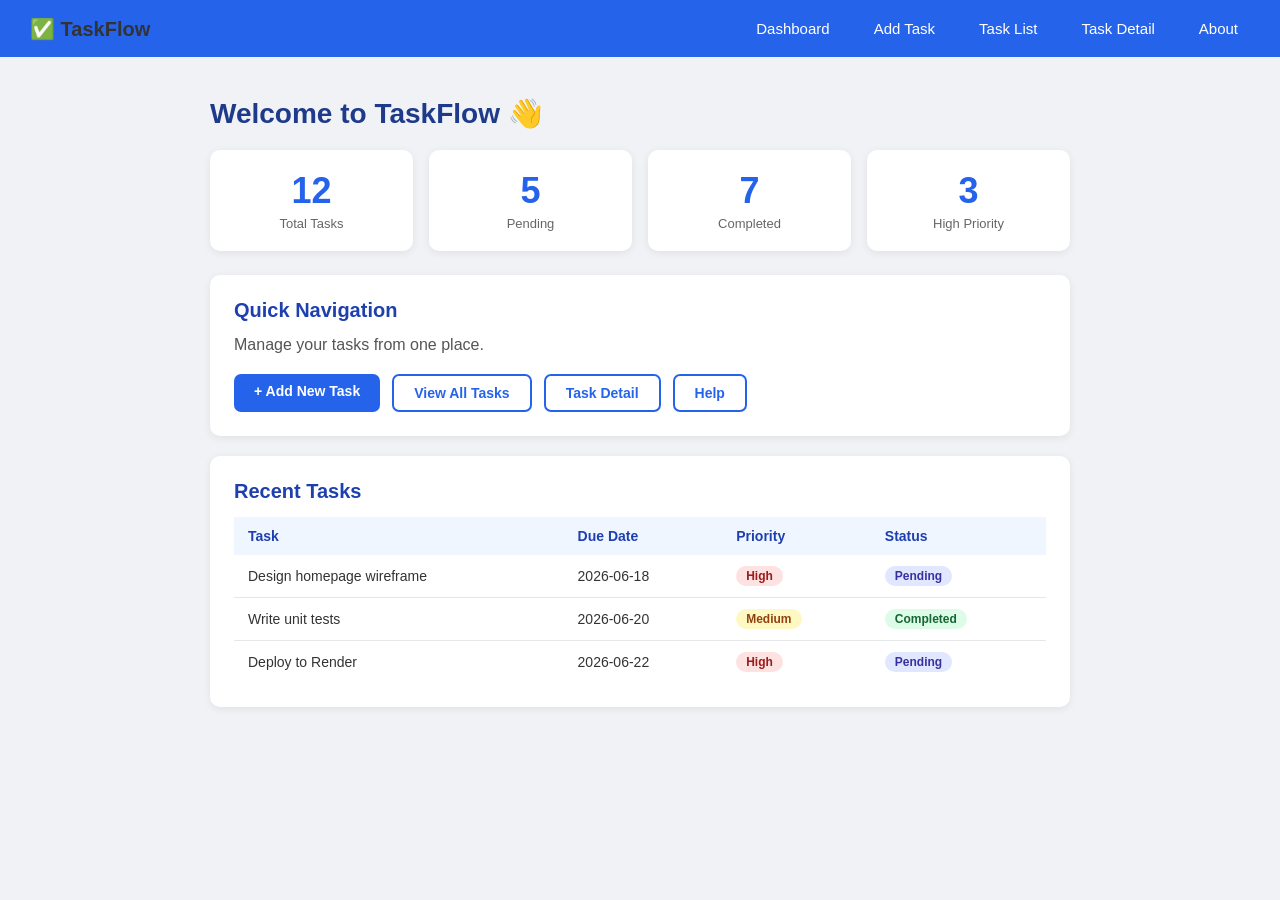
<file: index.html>
<!DOCTYPE html>
<html lang="en">
<head>
  <meta charset="UTF-8" />
  <meta name="viewport" content="width=device-width, initial-scale=1.0"/>
  <title>TaskFlow – Dashboard</title>
  <link rel="stylesheet" href="style.css" />
</head>
<body>

<nav>
  <span class="brand">✅ TaskFlow</span>
  <a href="index.html">Dashboard</a>
  <a href="add-task.html">Add Task</a>
  <a href="task-list.html">Task List</a>
  <a href="task-detail.html">Task Detail</a>
  <a href="about.html">About</a>
</nav>

<div class="container">
  <h1>Welcome to TaskFlow 👋</h1>

  <div class="stats">
    <div class="stat-box">
      <div class="num">12</div>
      <div class="label">Total Tasks</div>
    </div>
    <div class="stat-box">
      <div class="num">5</div>
      <div class="label">Pending</div>
    </div>
    <div class="stat-box">
      <div class="num">7</div>
      <div class="label">Completed</div>
    </div>
    <div class="stat-box">
      <div class="num">3</div>
      <div class="label">High Priority</div>
    </div>
  </div>

  <div class="card">
    <h2>Quick Navigation</h2>
    <p style="color:#555; margin-bottom:16px;">Manage your tasks from one place.</p>
    <div class="nav-links">
      <a href="add-task.html" class="btn btn-primary">+ Add New Task</a>
      <a href="task-list.html" class="btn btn-outline">View All Tasks</a>
      <a href="task-detail.html" class="btn btn-outline">Task Detail</a>
      <a href="about.html" class="btn btn-outline">Help</a>
    </div>
  </div>

  <div class="card">
    <h2>Recent Tasks</h2>
    <table>
      <thead>
        <tr><th>Task</th><th>Due Date</th><th>Priority</th><th>Status</th></tr>
      </thead>
      <tbody>
        <tr>
          <td>Design homepage wireframe</td>
          <td>2026-06-18</td>
          <td><span class="badge badge-high">High</span></td>
          <td><span class="badge badge-pending">Pending</span></td>
        </tr>
        <tr>
          <td>Write unit tests</td>
          <td>2026-06-20</td>
          <td><span class="badge badge-medium">Medium</span></td>
          <td><span class="badge badge-done">Completed</span></td>
        </tr>
        <tr>
          <td>Deploy to Render</td>
          <td>2026-06-22</td>
          <td><span class="badge badge-high">High</span></td>
          <td><span class="badge badge-pending">Pending</span></td>
        </tr>
      </tbody>
    </table>
  </div>
</div>

</body>
</html>
</file>
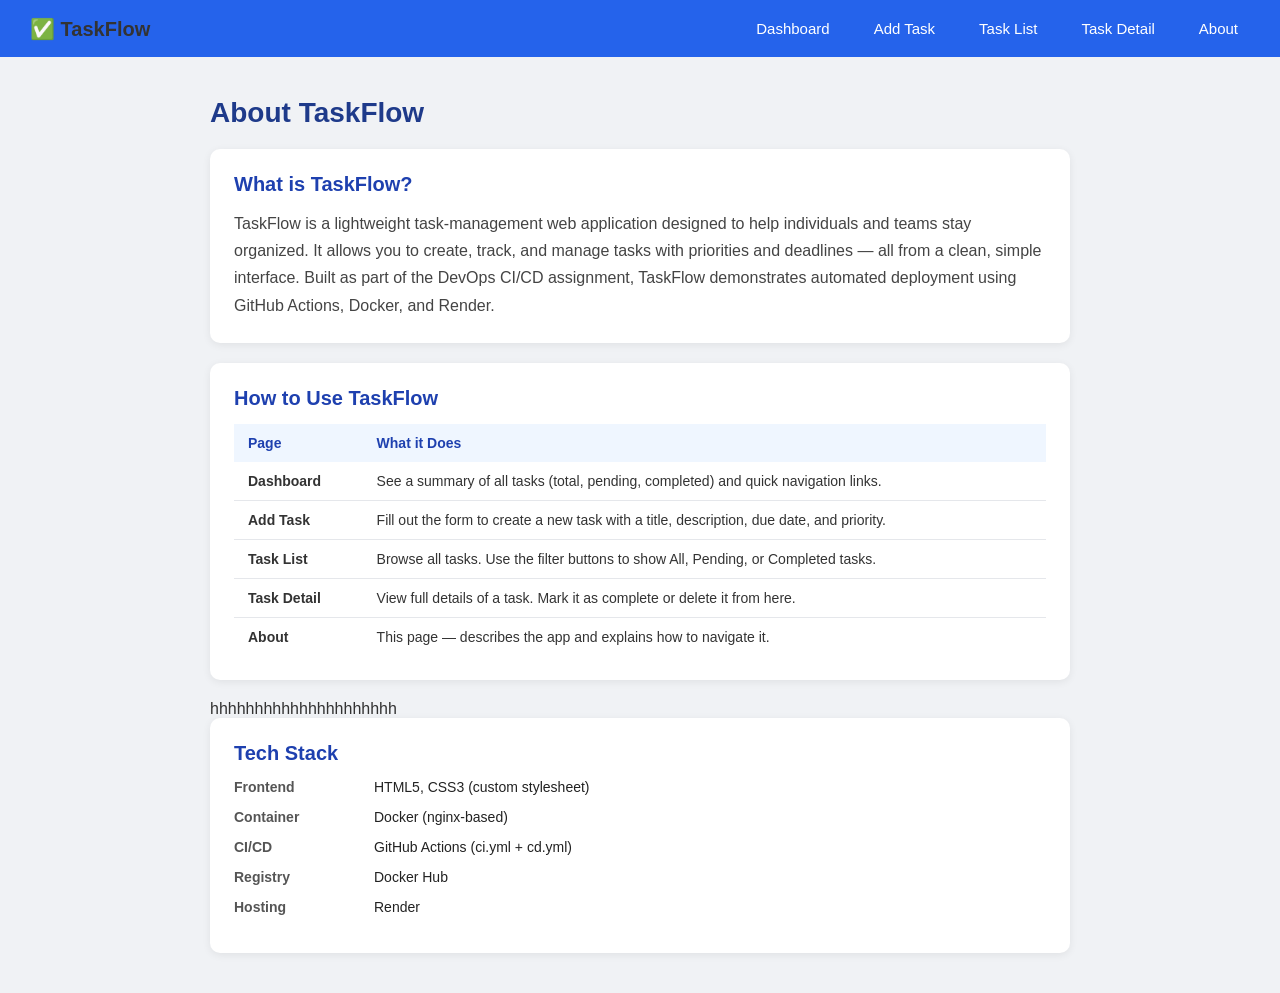
<file: about.html>
<!DOCTYPE html>
<html lang="en">
<head>
  <meta charset="UTF-8" />
  <meta name="viewport" content="width=device-width, initial-scale=1.0"/>
  <title>TaskFlow – About</title>
  <link rel="stylesheet" href="style.css" />
</head>
<body>

<nav>
  <span class="brand">✅ TaskFlow</span>
  <a href="index.html">Dashboard</a>
  <a href="add-task.html">Add Task</a>
  <a href="task-list.html">Task List</a>
  <a href="task-detail.html">Task Detail</a>
  <a href="about.html">About</a>
</nav>

<div class="container">
  <h1>About TaskFlow</h1>

  <div class="card">
    <h2>What is TaskFlow?</h2>
    <p style="color:#444; line-height:1.7;">
      TaskFlow is a lightweight task-management web application designed to help individuals and teams
      stay organized. It allows you to create, track, and manage tasks with priorities and deadlines —
      all from a clean, simple interface. Built as part of the DevOps CI/CD assignment, TaskFlow
      demonstrates automated deployment using GitHub Actions, Docker, and Render.
    </p>
  </div>

  <div class="card">
    <h2>How to Use TaskFlow</h2>
    <table>
      <thead>
        <tr><th>Page</th><th>What it Does</th></tr>
      </thead>
      <tbody>
        <tr>
          <td><strong>Dashboard</strong></td>
          <td>See a summary of all tasks (total, pending, completed) and quick navigation links.</td>
        </tr>
        <tr>
          <td><strong>Add Task</strong></td>
          <td>Fill out the form to create a new task with a title, description, due date, and priority.</td>
        </tr>
        <tr>
          <td><strong>Task List</strong></td>
          <td>Browse all tasks. Use the filter buttons to show All, Pending, or Completed tasks.</td>
        </tr>
        <tr>
          <td><strong>Task Detail</strong></td>
          <td>View full details of a task. Mark it as complete or delete it from here.</td>
        </tr>
        <tr>
          <td><strong>About</strong></td>
          <td>This page — describes the app and explains how to navigate it.</td>
        </tr>
      </tbody>
    </table>
  </div>
<div><div><div>hhhhhhhhhhhhhhhhhhhhh</div></div></div>
  
  <div class="card">
    <h2>Tech Stack</h2>
    <div class="detail-row"><span class="key">Frontend</span><span class="val">HTML5, CSS3 (custom stylesheet)</span></div>
    <div class="detail-row"><span class="key">Container</span><span class="val">Docker (nginx-based)</span></div>
    <div class="detail-row"><span class="key">CI/CD</span><span class="val">GitHub Actions (ci.yml + cd.yml)</span></div>
    <div class="detail-row"><span class="key">Registry</span><span class="val">Docker Hub</span></div>
    <div class="detail-row"><span class="key">Hosting</span><span class="val">Render</span></div>
  </div>
</div>

</body>
</html>
</file>
<file: style.css>
* { margin: 0; padding: 0; box-sizing: border-box; }

body {
  font-family: 'Segoe UI', sans-serif;
  background: #f0f2f5;
  color: #333;
}

nav {
  background: #2563eb;
  padding: 14px 30px;
  display: flex;
  gap: 20px;
  align-items: center;
}

nav a {
  color: #fff;
  text-decoration: none;
  font-weight: 500;
  font-size: 15px;
  padding: 6px 12px;
  border-radius: 6px;
  transition: background 0.2s;
}

nav a:hover { background: rgba(255,255,255,0.2); }

nav .brand {
  font-size: 20px;
  font-weight: 700;
  margin-right: auto;
}

.container {
  max-width: 900px;
  margin: 40px auto;
  padding: 0 20px;
}

h1 { font-size: 28px; margin-bottom: 20px; color: #1e3a8a; }
h2 { font-size: 20px; margin-bottom: 14px; color: #1e40af; }

.card {
  background: #fff;
  border-radius: 10px;
  padding: 24px;
  margin-bottom: 20px;
  box-shadow: 0 2px 8px rgba(0,0,0,0.07);
}

.stats {
  display: flex;
  gap: 16px;
  margin-bottom: 24px;
  flex-wrap: wrap;
}

.stat-box {
  flex: 1;
  min-width: 130px;
  background: #fff;
  border-radius: 10px;
  padding: 20px;
  text-align: center;
  box-shadow: 0 2px 8px rgba(0,0,0,0.07);
}

.stat-box .num { font-size: 36px; font-weight: 700; color: #2563eb; }
.stat-box .label { font-size: 13px; color: #666; margin-top: 4px; }

.btn {
  display: inline-block;
  padding: 9px 20px;
  border-radius: 7px;
  border: none;
  cursor: pointer;
  font-size: 14px;
  font-weight: 600;
  text-decoration: none;
  transition: opacity 0.2s;
}

.btn:hover { opacity: 0.85; }
.btn-primary { background: #2563eb; color: #fff; }
.btn-success { background: #16a34a; color: #fff; }
.btn-danger  { background: #dc2626; color: #fff; }
.btn-outline { background: transparent; border: 2px solid #2563eb; color: #2563eb; }

form label { display: block; font-weight: 600; margin-bottom: 5px; font-size: 14px; }
form input, form textarea, form select {
  width: 100%;
  padding: 9px 12px;
  border: 1.5px solid #d1d5db;
  border-radius: 7px;
  font-size: 14px;
  margin-bottom: 16px;
  outline: none;
  transition: border 0.2s;
}
form input:focus, form textarea:focus, form select:focus { border-color: #2563eb; }

table { width: 100%; border-collapse: collapse; font-size: 14px; }
table th { background: #eff6ff; color: #1e40af; padding: 11px 14px; text-align: left; }
table td { padding: 11px 14px; border-bottom: 1px solid #e5e7eb; }
table tr:last-child td { border-bottom: none; }

.badge {
  display: inline-block;
  padding: 3px 10px;
  border-radius: 20px;
  font-size: 12px;
  font-weight: 600;
}
.badge-high     { background: #fee2e2; color: #991b1b; }
.badge-medium   { background: #fef9c3; color: #92400e; }
.badge-low      { background: #dcfce7; color: #166534; }
.badge-pending  { background: #e0e7ff; color: #3730a3; }
.badge-done     { background: #dcfce7; color: #166534; }

.filter-bar { display: flex; gap: 10px; margin-bottom: 18px; flex-wrap: wrap; }
.filter-bar button { padding: 6px 16px; border-radius: 20px; border: 1.5px solid #2563eb; background: #fff; color: #2563eb; cursor: pointer; font-weight: 600; font-size: 13px; }
.filter-bar button.active, .filter-bar button:hover { background: #2563eb; color: #fff; }

.detail-row { display: flex; margin-bottom: 14px; }
.detail-row .key { width: 140px; font-weight: 600; color: #555; font-size: 14px; }
.detail-row .val { color: #222; font-size: 14px; }

.nav-links { display: flex; gap: 12px; flex-wrap: wrap; margin-top: 20px; }
</file>
